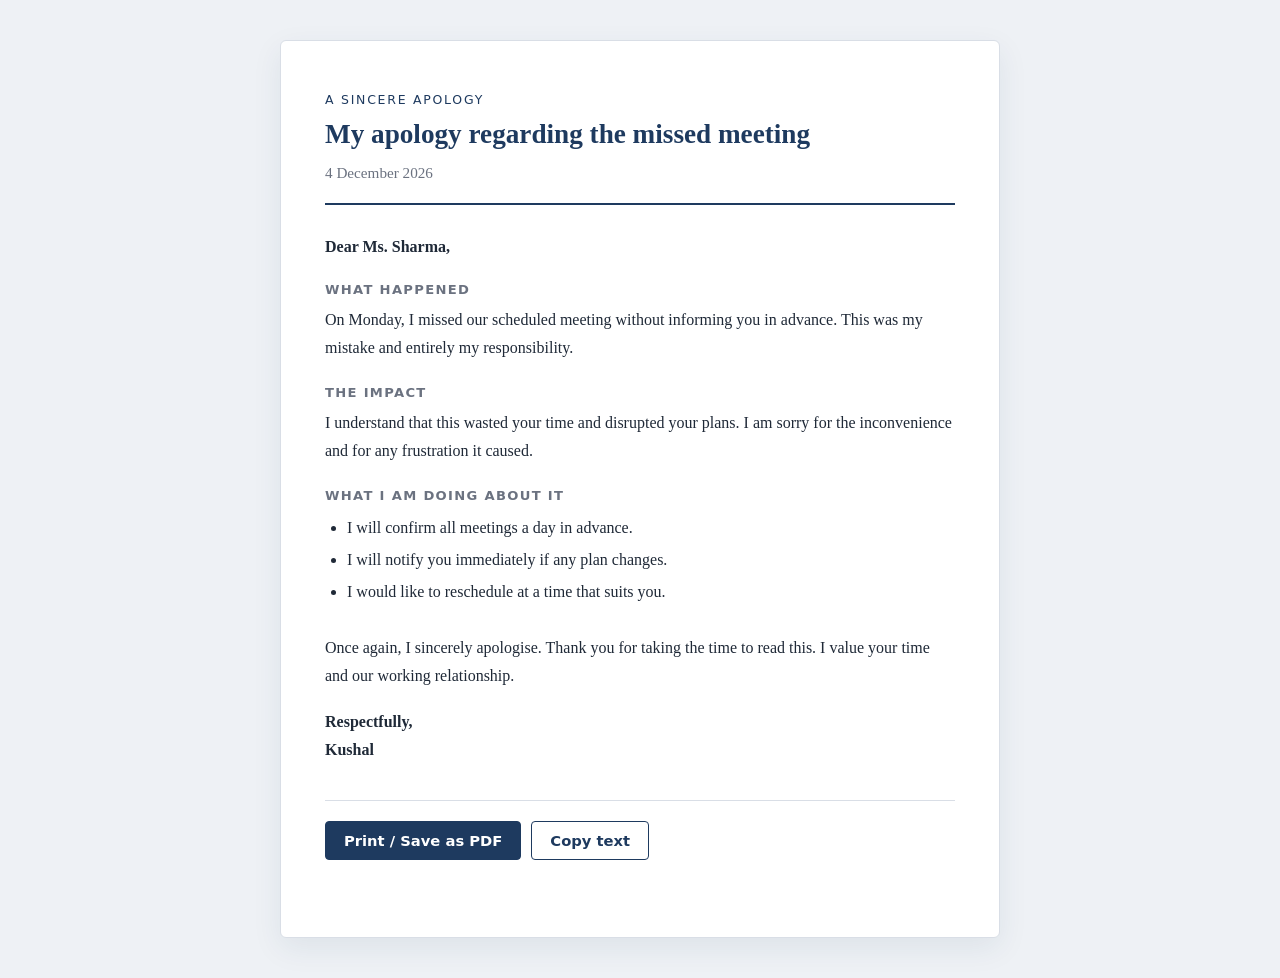
<file: apology-formal.html>
<!doctype html>
<html lang="en">
  <head>
    <meta charset="UTF-8" />
    <meta name="viewport" content="width=device-width, initial-scale=1" />
    <title>A Sincere Apology</title>
    <link rel="stylesheet" href="apology-formal.css" />
  </head>
  <body>
    <main class="page">
      <article class="letter" id="letter">
        <header class="letter-head">
          <p class="eyebrow">A Sincere Apology</p>
          <h1 id="subject"></h1>
          <p class="date" id="letterDate"></p>
        </header>

        <p class="salutation" id="salutation"></p>

        <div id="sections"></div>

        <p class="closing" id="closing"></p>
        <p class="signature" id="signature"></p>

        <div class="actions no-print">
          <button id="printBtn" class="btn" type="button">Print / Save as PDF</button>
          <button id="copyBtn" class="btn secondary" type="button">Copy text</button>
        </div>
        <p id="status" class="status no-print" aria-live="polite"></p>
      </article>
    </main>

    <script src="apology-formal.js"></script>
  </body>
</html>
</file>
<file: apology-formal.css>
* {
  box-sizing: border-box;
}

:root {
  --bg: #eef1f5;
  --paper: #ffffff;
  --ink: #1f2937;
  --muted: #6b7280;
  --accent: #1e3a5f;
  --line: #d9dee6;
}

html,
body {
  margin: 0;
  min-height: 100%;
}

body {
  background: var(--bg);
  color: var(--ink);
  font-family: Georgia, "Times New Roman", serif;
  line-height: 1.75;
}

.page {
  min-height: 100vh;
  display: flex;
  justify-content: center;
  padding: 40px 16px;
}

.letter {
  width: 100%;
  max-width: 720px;
  background: var(--paper);
  border: 1px solid var(--line);
  border-radius: 6px;
  padding: 48px 44px;
  box-shadow: 0 10px 30px rgba(30, 58, 95, 0.08);
  animation: fadeIn 0.6s ease;
}

@keyframes fadeIn {
  from { opacity: 0; transform: translateY(8px); }
  to { opacity: 1; transform: none; }
}

.letter-head {
  border-bottom: 2px solid var(--accent);
  padding-bottom: 16px;
  margin-bottom: 28px;
}

.eyebrow {
  margin: 0 0 6px;
  font-family: "Segoe UI", system-ui, Arial, sans-serif;
  font-size: 0.78rem;
  letter-spacing: 0.14em;
  text-transform: uppercase;
  color: var(--accent);
}

h1 {
  margin: 0;
  font-size: 1.7rem;
  font-weight: 700;
  line-height: 1.3;
  color: var(--accent);
}

.date {
  margin: 8px 0 0;
  color: var(--muted);
  font-size: 0.95rem;
}

.salutation {
  margin: 0 0 18px;
  font-weight: 700;
}

.section {
  margin-bottom: 20px;
}

.section h2 {
  margin: 0 0 4px;
  font-family: "Segoe UI", system-ui, Arial, sans-serif;
  font-size: 0.82rem;
  letter-spacing: 0.1em;
  text-transform: uppercase;
  color: var(--muted);
}

.section p {
  margin: 0;
  white-space: pre-wrap;
}

.section ul {
  margin: 6px 0 0;
  padding-left: 22px;
}

.section li {
  margin-bottom: 4px;
}

.closing {
  margin: 28px 0 18px;
  white-space: pre-wrap;
}

.signature {
  margin: 0;
  font-weight: 700;
  white-space: pre-wrap;
}

.actions {
  display: flex;
  flex-wrap: wrap;
  gap: 10px;
  margin-top: 36px;
  padding-top: 20px;
  border-top: 1px solid var(--line);
}

.btn {
  font-family: "Segoe UI", system-ui, Arial, sans-serif;
  font-size: 0.92rem;
  font-weight: 600;
  padding: 10px 18px;
  border-radius: 4px;
  border: 1px solid var(--accent);
  background: var(--accent);
  color: #fff;
  cursor: pointer;
  transition: opacity 0.2s ease;
}

.btn:hover {
  opacity: 0.88;
}

.btn.secondary {
  background: #fff;
  color: var(--accent);
}

.status {
  min-height: 1.4em;
  margin: 10px 0 0;
  font-family: "Segoe UI", system-ui, Arial, sans-serif;
  font-size: 0.88rem;
  color: var(--muted);
}

@media (max-width: 520px) {
  .letter { padding: 30px 20px; }
  h1 { font-size: 1.4rem; }
}

@media print {
  body { background: #fff; }
  .page { padding: 0; }
  .letter { border: none; box-shadow: none; padding: 0; max-width: none; }
  .no-print { display: none !important; }
}

@media (prefers-reduced-motion: reduce) {
  .letter { animation: none; }
}
</file>
